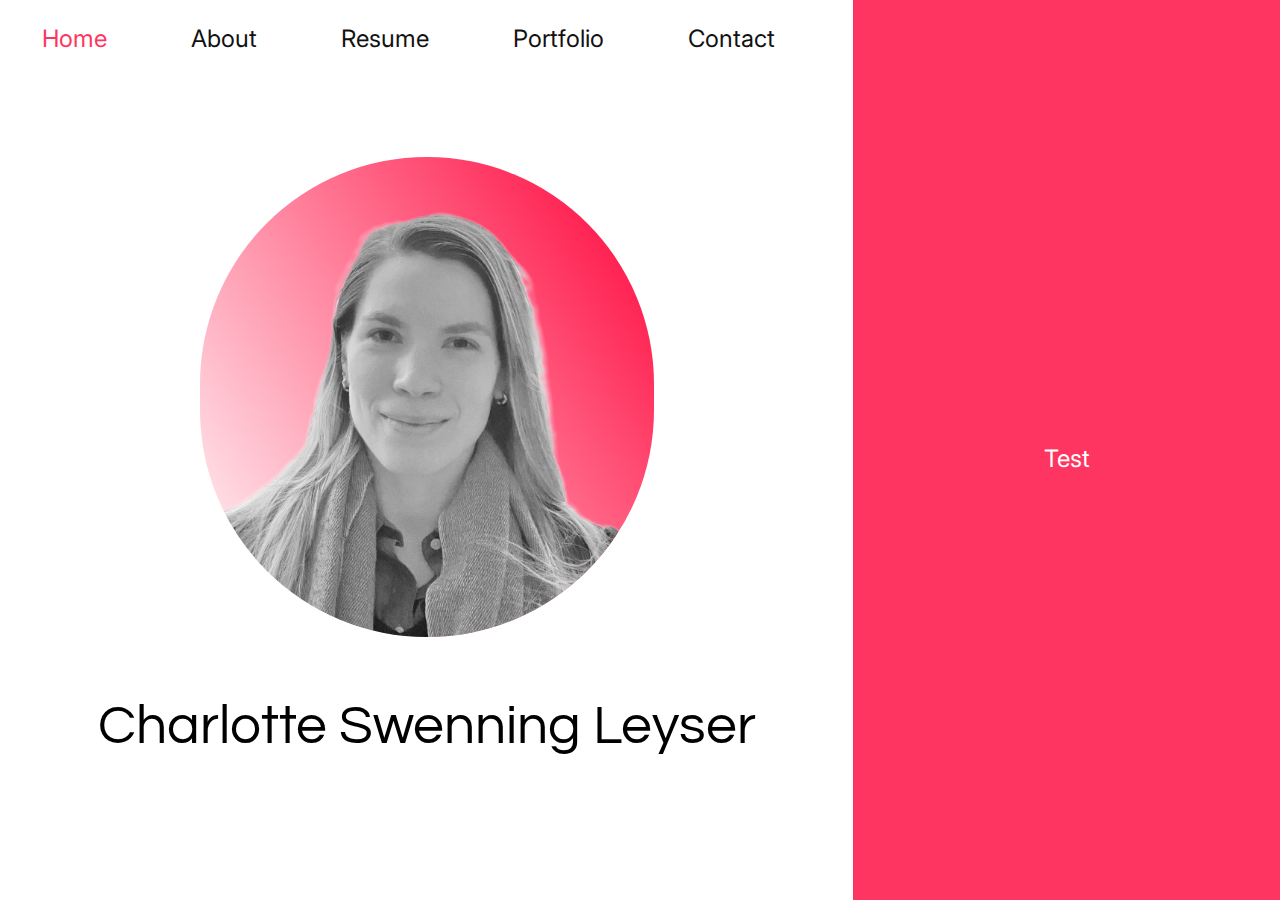
<file: index.html>
<!DOCTYPE html>
<html lang="en">
   <head>
      <meta charset="UTF-8" />
      <meta name="viewport" content="width=device-width, initial-scale=1.0" />
      <title>Charlotte's Portfolio</title>
      <link rel="stylesheet" href="./styles/style.css" />
      <link
         rel="stylesheet"
         href="https://cdnjs.cloudflare.com/ajax/libs/font-awesome/6.5.1/css/all.min.css"
         integrity="sha512-DTOQO9RWCH3ppGqcWaEA1BIZOC6xxalwEsw9c2QQeAIftl+Vegovlnee1c9QX4TctnWMn13TZye+giMm8e2LwA=="
         crossorigin="anonymous"
         referrerpolicy="no-referrer"
      />
      <link rel="preconnect" href="https://fonts.googleapis.com" />
      <link rel="preconnect" href="https://fonts.gstatic.com" crossorigin />
      <link
         href="https://fonts.googleapis.com/css2?family=Inter:wght@100..900&display=swap"
         rel="stylesheet"
      />
      <link rel="preconnect" href="https://fonts.googleapis.com" />
      <link rel="preconnect" href="https://fonts.gstatic.com" crossorigin />
      <link
         href="https://fonts.googleapis.com/css2?family=Questrial&display=swap"
         rel="stylesheet"
      />
   </head>
   <body>
      <div class="container">
         <header class="grid-header">
            <nav>
               <input type="checkbox" id="nav-toggle" />
               <ul id="navigation">
                  <li><a id="current-page" href="index.html">Home</a></li>
                  <li><a href="./pages/about.html">About</a></li>
                  <li><a href="./pages/resume.html">Resume</a></li>
                  <li><a href="./pages/projects.html">Portfolio</a></li>
                  <li><a href="./pages/contact.html">Contact</a></li>
               </ul>
            </nav>
            <div id="ham-menu">
               <label for="nav-toggle">
                  <i class="fa-solid fa-bars"></i>
               </label>
            </div>
         </header>

         <main class="grid-main">
            <div id="main-flex">
               <img
                  id="main-flex-img"
                  src="./img/IMG_4621 test2.png"
                  alt="Headshot of Charlotte Swenning Leyser"
               />
               <h1 class="main-heading">Charlotte Swenning Leyser</h1>
            </div>
         </main>
         <aside class="grid-aside">
            <button class="header-button">Here I am!</button>
            <div id="aside-flex">
               <div id="aside-flex-content">Test</div>
            </div>
         </aside>

         <footer class="grid-footer">
            <a href="https://github.com/chasweley/"
               ><i class="fa-brands fa-github"></i
            ></a>
            <a href="https://se.linkedin.com/in/charlotte-swenning-leyser"
               ><i class="fa-brands fa-linkedin"></i
            ></a>
         </footer>
      </div>
   </body>
   <script src="./scripts/script.js"></script>
</html>
</file>
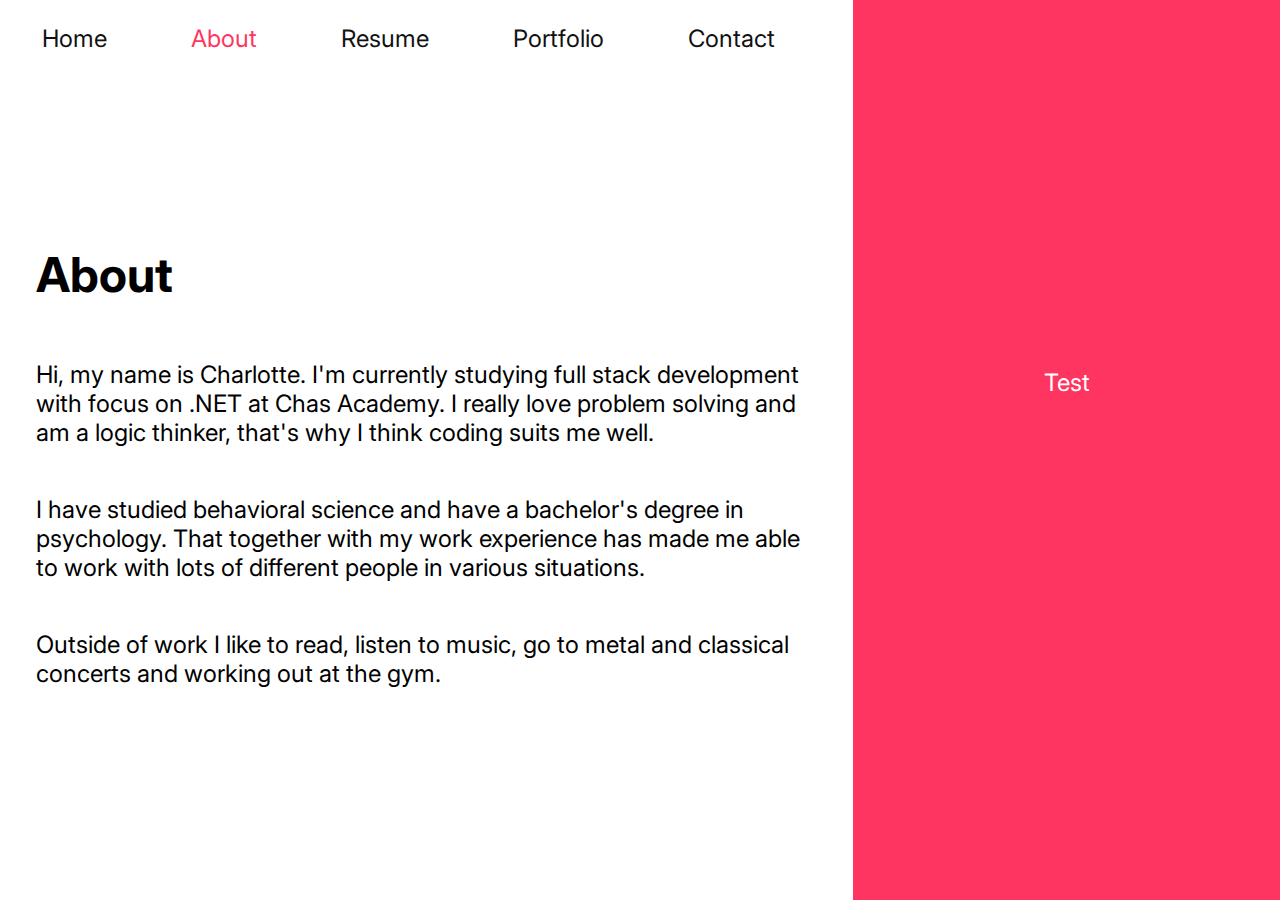
<file: pages/about.html>
<!DOCTYPE html>
<html lang="en">
   <head>
      <meta charset="UTF-8" />
      <meta name="viewport" content="width=device-width, initial-scale=1.0" />
      <title>About - Charlotte's Portfolio</title>
      <link rel="stylesheet" href="../styles/style.css" />
      <link
         rel="stylesheet"
         href="https://cdnjs.cloudflare.com/ajax/libs/font-awesome/6.5.1/css/all.min.css"
         integrity="sha512-DTOQO9RWCH3ppGqcWaEA1BIZOC6xxalwEsw9c2QQeAIftl+Vegovlnee1c9QX4TctnWMn13TZye+giMm8e2LwA=="
         crossorigin="anonymous"
         referrerpolicy="no-referrer"
      />
      <link rel="preconnect" href="https://fonts.googleapis.com" />
      <link rel="preconnect" href="https://fonts.gstatic.com" crossorigin />
      <link
         href="https://fonts.googleapis.com/css2?family=Inter:wght@100..900&display=swap"
         rel="stylesheet"
      />
   </head>
   <body>
      <div class="container">
         <header class="grid-header">
            <nav>
               <input type="checkbox" id="nav-toggle" />
               <ul id="navigation">
                  <li><a href="../index.html">Home</a></li>
                  <li><a id="current-page" href="./about.html">About</a></li>
                  <li><a href="./resume.html">Resume</a></li>
                  <li><a href="./projects.html">Portfolio</a></li>
                  <li><a href="./contact.html">Contact</a></li>
               </ul>
            </nav>
            <div id="ham-menu">
               <label for="nav-toggle">
                  <i class="fa-solid fa-bars"></i>
               </label>
            </div>
         </header>
         <main class="grid-main">
            <section class="page-content">
               <h1>About</h1>
               <p>
                  Hi, my name is Charlotte. I'm currently studying full stack
                  development with focus on .NET at Chas Academy. I really love
                  problem solving and am a logic thinker, that's why I think
                  coding suits me well.
               </p>
               <p>
                  I have studied behavioral science and have a bachelor's degree
                  in psychology. That together with my work experience has made
                  me able to work with lots of different people in various
                  situations.
               </p>
               <p>
                  Outside of work I like to read, listen to music, go to metal
                  and classical concerts and working out at the gym.
               </p>
            </section>
         </main>
         <aside class="grid-aside">
            <div id="aside-flex">
               <div id="aside-flex-content">
                  <ul class="aside-content">
                     <li>Test</li>
                  </ul>
               </div>
            </div>
         </aside>
         <footer class="grid-footer">
            <a href="https://github.com/chasweley/"
               ><i class="fa-brands fa-github"></i
            ></a>
            <a href="https://se.linkedin.com/in/charlotte-swenning-leyser"
               ><i class="fa-brands fa-linkedin"></i
            ></a>
         </footer>
      </div>
   </body>
</html>
</file>
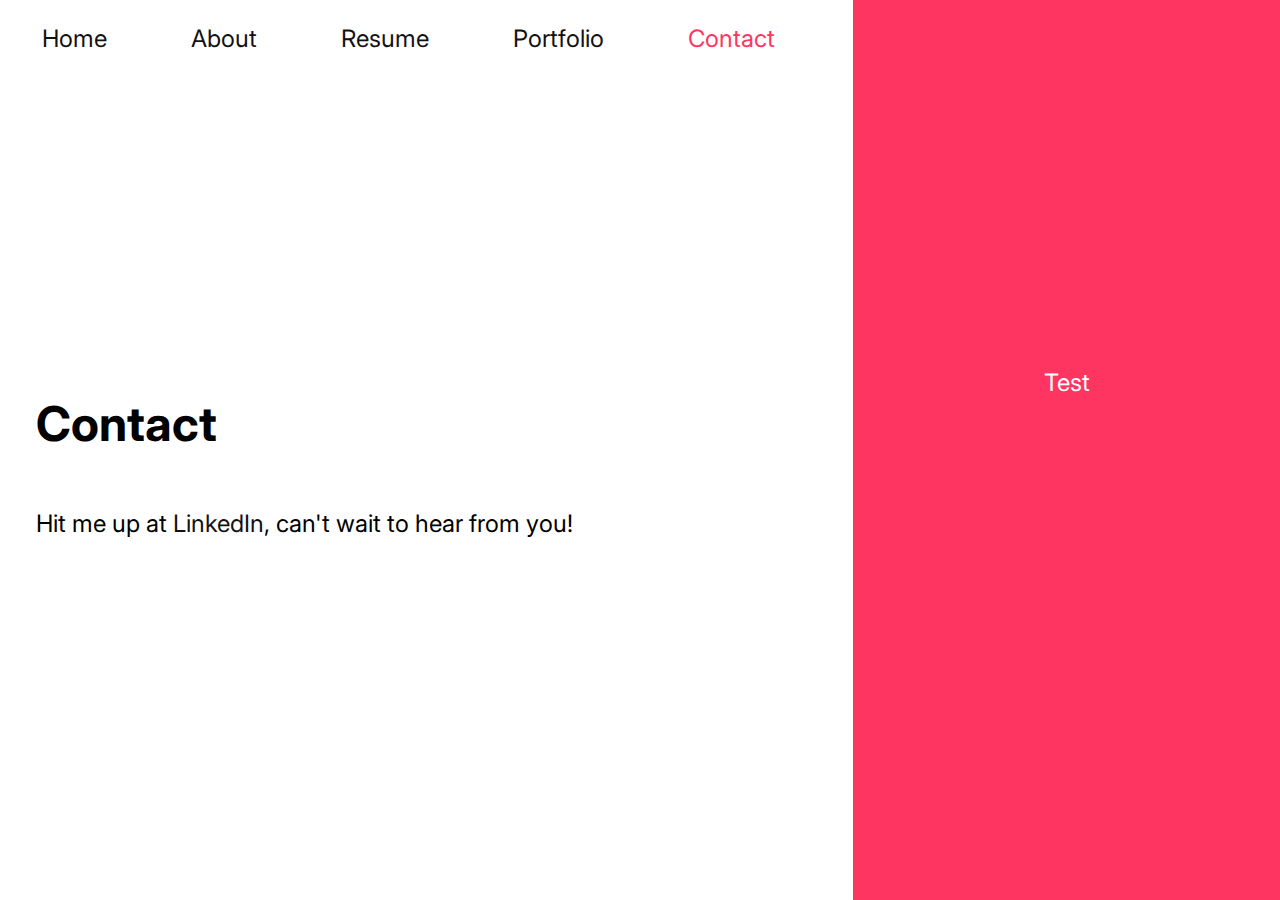
<file: pages/contact.html>
<!DOCTYPE html>
<html lang="en">
   <head>
      <meta charset="UTF-8" />
      <meta name="viewport" content="width=device-width, initial-scale=1.0" />
      <title>Contact - Charlotte's Portfolio</title>
      <link rel="stylesheet" href="../styles/style.css" />
      <link
         rel="stylesheet"
         href="https://cdnjs.cloudflare.com/ajax/libs/font-awesome/6.5.1/css/all.min.css"
         integrity="sha512-DTOQO9RWCH3ppGqcWaEA1BIZOC6xxalwEsw9c2QQeAIftl+Vegovlnee1c9QX4TctnWMn13TZye+giMm8e2LwA=="
         crossorigin="anonymous"
         referrerpolicy="no-referrer"
      />
      <link rel="preconnect" href="https://fonts.googleapis.com" />
      <link rel="preconnect" href="https://fonts.gstatic.com" crossorigin />
      <link
         href="https://fonts.googleapis.com/css2?family=Inter:wght@100..900&display=swap"
         rel="stylesheet"
      />
   </head>
   <body>
      <div class="container">
         <header class="grid-header">
            <nav>
               <input type="checkbox" id="nav-toggle" />
               <ul id="navigation">
                  <li><a href="../index.html">Home</a></li>
                  <li><a href="./about.html">About</a></li>
                  <li><a href="./resume.html">Resume</a></li>
                  <li><a href="./projects.html">Portfolio</a></li>
                  <li>
                     <a id="current-page" href="./contact.html">Contact</a>
                  </li>
               </ul>
            </nav>
            <div id="ham-menu">
               <label for="nav-toggle">
                  <i class="fa-solid fa-bars"></i>
               </label>
            </div>
         </header>
         <main class="grid-main">
            <section class="page-content">
               <h1>Contact</h1>
               <p>
                  Hit me up at
                  <a href="https://se.linkedin.com/in/charlotte-swenning-leyser"
                     >LinkedIn</a
                  >, can't wait to hear from you!
               </p>
            </section>
         </main>
         <aside class="grid-aside">
            <div id="aside-flex">
               <div id="aside-flex-content">
                  <ul class="aside-content">
                     <li>Test</li>
                  </ul>
               </div>
            </div>
         </aside>
         <footer class="grid-footer">
            <a href="https://github.com/chasweley/"
               ><i class="fa-brands fa-github"></i
            ></a>
            <a href="https://se.linkedin.com/in/charlotte-swenning-leyser"
               ><i class="fa-brands fa-linkedin"></i
            ></a>
         </footer>
      </div>
   </body>
</html>
</file>
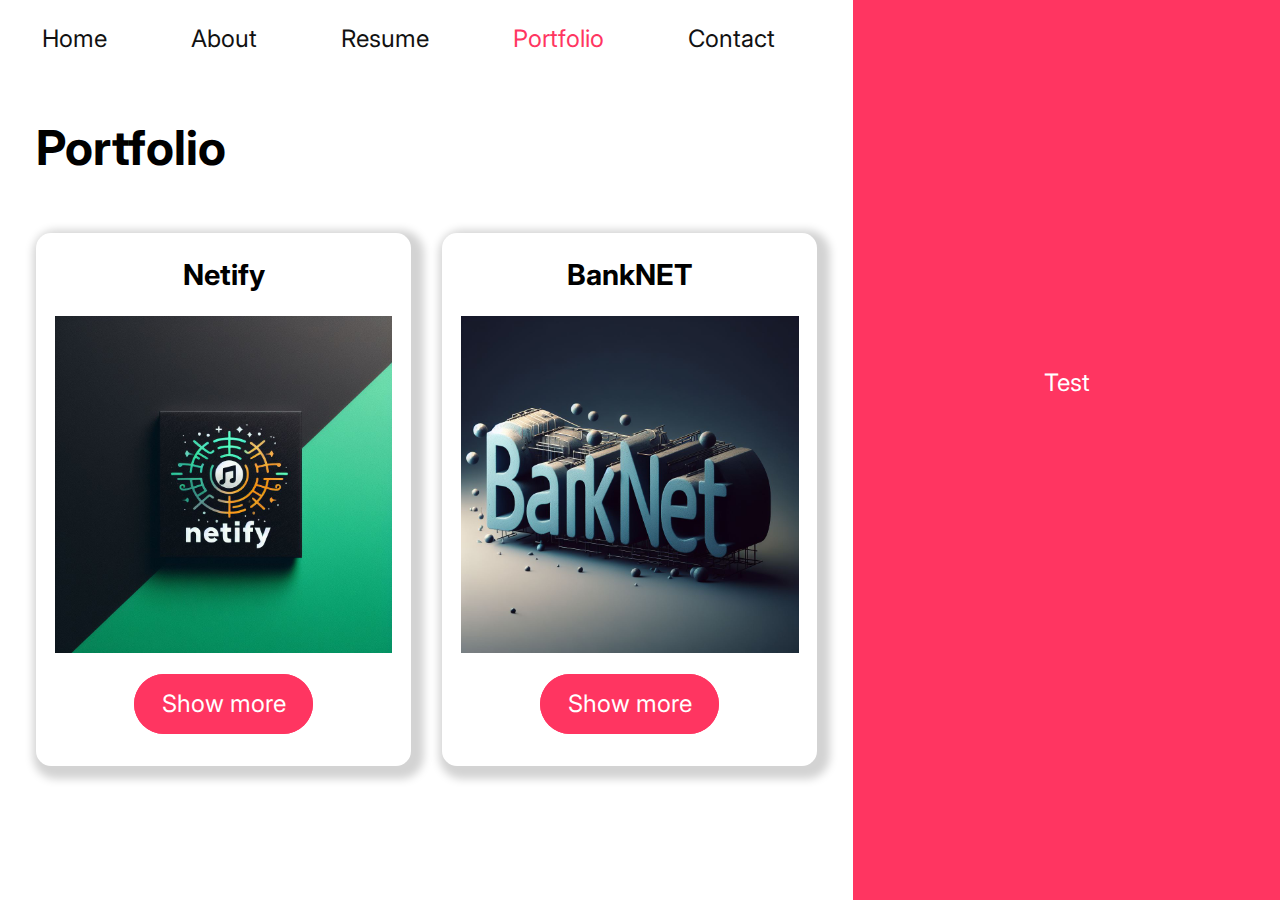
<file: pages/projects.html>
<!DOCTYPE html>
<html lang="en">
   <head>
      <meta charset="UTF-8" />
      <meta name="viewport" content="width=device-width, initial-scale=1.0" />
      <title>Portfolio - Charlotte's Portfolio</title>
      <link rel="stylesheet" href="../styles/style.css" />
      <link
         rel="stylesheet"
         href="https://cdnjs.cloudflare.com/ajax/libs/font-awesome/6.5.1/css/all.min.css"
         integrity="sha512-DTOQO9RWCH3ppGqcWaEA1BIZOC6xxalwEsw9c2QQeAIftl+Vegovlnee1c9QX4TctnWMn13TZye+giMm8e2LwA=="
         crossorigin="anonymous"
         referrerpolicy="no-referrer"
      />
      <link rel="preconnect" href="https://fonts.googleapis.com" />
      <link rel="preconnect" href="https://fonts.gstatic.com" crossorigin />
      <link
         href="https://fonts.googleapis.com/css2?family=Inter:wght@100..900&display=swap"
         rel="stylesheet"
      />
   </head>
   <body>
      <div class="container">
         <header class="grid-header">
            <nav>
               <input type="checkbox" id="nav-toggle" />
               <ul id="navigation">
                  <li><a href="../index.html">Home</a></li>
                  <li><a href="./about.html">About</a></li>
                  <li><a href="./resume.html">Resume</a></li>
                  <li>
                     <a id="current-page" href="./projects.html">Portfolio</a>
                  </li>
                  <li><a href="./contact.html">Contact</a></li>
               </ul>
            </nav>
            <div id="ham-menu">
               <label for="nav-toggle">
                  <i class="fa-solid fa-bars"></i>
               </label>
            </div>
         </header>
         <main class="grid-main">
            <div class="page-content">
               <h1>Portfolio</h1>
               <ul class="ul-portfolio">
                  <li class="project-card">
                     <h2>Netify</h2>
                     <img
                        class="img-portfolio"
                        src="../img/Netify.jpg"
                        alt="Netify logotype"
                     />
                     <div class="div-show-more">
                        <label class="show-more-button" for="show-more-toggle-n"
                           >Show more</label
                        >
                        <input type="checkbox" id="show-more-toggle-n" />
                        <div class="more-info-modal">
                           <h2>Netify</h2>
                           <p>
                              Lorem ipsum dolor sit amet consectetur adipisicing
                              elit. Facilis recusandae quia quibusdam labore
                              excepturi fugit laboriosam aliquid adipisci
                              necessitatibus, dolore eos, ipsam obcaecati
                              similique nam incidunt eveniet fugiat culpa ut.
                           </p>
                           <a href="https://github.com/HjalmarStranninge/Netify"
                              >Link to github repo
                              <i class="fa-brands fa-github"></i
                           ></a>
                           <br />
                           <br />
                           <label
                              class="show-more-button"
                              for="show-more-toggle-n"
                              >Close</label
                           >
                        </div>
                     </div>
                  </li>
                  <li class="project-card">
                     <h2>BankNET</h2>
                     <img
                        class="img-portfolio"
                        src="../img/BankNET.jpg"
                        alt="BankNET logotype"
                     />
                     <div class="div-show-more">
                        <label
                           class="show-more-button"
                           for="show-more-toggle-bn"
                           >Show more</label
                        >
                        <input type="checkbox" id="show-more-toggle-bn" />

                        <div class="more-info-modal">
                           <h2>BankNET</h2>
                           <p>
                              Lorem ipsum dolor sit amet consectetur adipisicing
                              elit. Facilis recusandae quia quibusdam labore
                              excepturi fugit laboriosam aliquid adipisci
                              necessitatibus, dolore eos, ipsam obcaecati
                              similique nam incidunt eveniet fugiat culpa ut.
                           </p>
                           <a
                              href="https://github.com/HjalmarStranninge/BankNET"
                              >Link to github repo
                              <i class="fa-brands fa-github"></i
                           ></a>
                           <br />
                           <br />
                           <label
                              class="show-more-button"
                              for="show-more-toggle-bn"
                              >Close</label
                           >
                        </div>
                     </div>
                  </li>
               </ul>
            </div>
         </main>
         <aside class="grid-aside">
            <div id="aside-flex">
               <div id="aside-flex-content">
                  <ul class="aside-content">
                     <li>Test</li>
                  </ul>
               </div>
            </div>
         </aside>
         <footer class="grid-footer">
            <a href="https://github.com/chasweley/"
               ><i class="fa-brands fa-github"></i
            ></a>
            <a href="https://se.linkedin.com/in/charlotte-swenning-leyser"
               ><i class="fa-brands fa-linkedin"></i
            ></a>
         </footer>
      </div>
   </body>
</html>
</file>
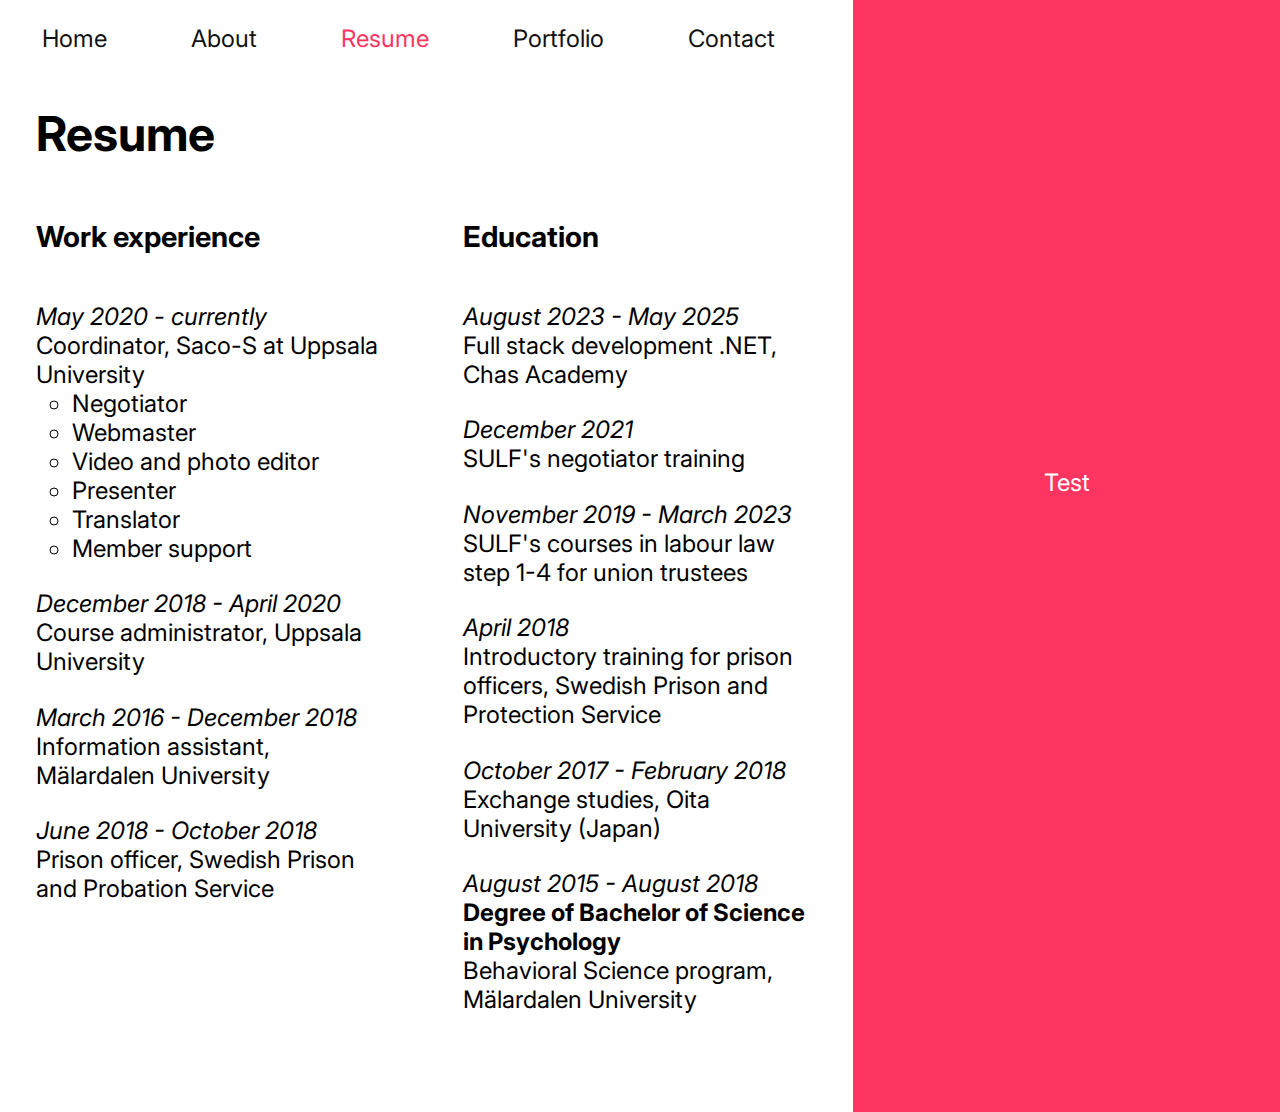
<file: pages/resume.html>
<!DOCTYPE html>
<html lang="en">
   <head>
      <meta charset="UTF-8" />
      <meta name="viewport" content="width=device-width, initial-scale=1.0" />
      <title>Resume - Charlotte's Portfolio</title>
      <link rel="stylesheet" href="../styles/style.css" />
      <link
         rel="stylesheet"
         href="https://cdnjs.cloudflare.com/ajax/libs/font-awesome/6.5.1/css/all.min.css"
         integrity="sha512-DTOQO9RWCH3ppGqcWaEA1BIZOC6xxalwEsw9c2QQeAIftl+Vegovlnee1c9QX4TctnWMn13TZye+giMm8e2LwA=="
         crossorigin="anonymous"
         referrerpolicy="no-referrer"
      />
      <link rel="preconnect" href="https://fonts.googleapis.com" />
      <link rel="preconnect" href="https://fonts.gstatic.com" crossorigin />
      <link
         href="https://fonts.googleapis.com/css2?family=Inter:wght@100..900&display=swap"
         rel="stylesheet"
      />
   </head>
   <body>
      <div class="container">
         <header class="grid-header">
            <nav>
               <input type="checkbox" id="nav-toggle" />
               <ul id="navigation">
                  <li><a href="../index.html">Home</a></li>
                  <li><a href="./about.html">About</a></li>
                  <li><a id="current-page" href="./resume.html">Resume</a></li>
                  <li><a href="./projects.html">Portfolio</a></li>
                  <li><a href="./contact.html">Contact</a></li>
               </ul>
            </nav>
            <div id="ham-menu">
               <label for="nav-toggle">
                  <i class="fa-solid fa-bars"></i>
               </label>
            </div>
         </header>
         <main class="grid-main">
            <div class="page-content">
               <h1>Resume</h1>
               <div class="div-resume">
                  <section class="resume-card">
                     <h2>Work experience</h2>
                     <ol class="ol-resume">
                        <li class="li-resume">
                           <span class="cursive">May 2020 - currently</span>
                           <br />Coordinator, Saco-S at Uppsala University<br />
                           <ul>
                              <li>Negotiator</li>
                              <li>Webmaster</li>
                              <li>Video and photo editor</li>
                              <li>Presenter</li>
                              <li>Translator</li>
                              <li>Member support</li>
                           </ul>
                        </li>
                        <li class="li-resume">
                           <span class="cursive"
                              >December 2018 - April 2020</span
                           >
                           <br />Course administrator, Uppsala University
                        </li>
                        <li class="li-resume">
                           <span class="cursive"
                              >March 2016 - December 2018</span
                           >
                           <br />Information assistant, Mälardalen University
                        </li>
                        <li class="li-resume">
                           <span class="cursive">June 2018 - October 2018</span>
                           <br />Prison officer, Swedish Prison and Probation
                           Service
                        </li>
                     </ol>
                  </section>
                  <section class="resume-card">
                     <h2>Education</h2>
                     <ol class="ol-resume">
                        <li class="li-resume">
                           <span class="cursive">August 2023 - May 2025</span>
                           <br />Full stack development .NET, Chas Academy
                        </li>
                        <li class="li-resume">
                           <span class="cursive">December 2021</span>
                           <br />SULF's negotiator training
                        </li>
                        <li class="li-resume">
                           <span class="cursive"
                              >November 2019 - March 2023</span
                           >
                           <br />SULF's courses in labour law step 1-4 for union
                           trustees
                        </li>
                        <li class="li-resume">
                           <span class="cursive">April 2018</span>
                           <br />Introductory training for prison officers,
                           Swedish Prison and Protection Service
                        </li>
                        <li class="li-resume">
                           <span class="cursive"
                              >October 2017 - February 2018</span
                           >
                           <br />Exchange studies, Oita University (Japan)
                        </li>
                        <li class="li-resume">
                           <span class="cursive"
                              >August 2015 - August 2018</span
                           >
                           <br /><span class="bold"
                              >Degree of Bachelor of Science in Psychology</span
                           >
                           <br />Behavioral Science program, Mälardalen
                           University
                        </li>
                     </ol>
                  </section>
               </div>
            </div>
         </main>
         <aside class="grid-aside">
            <div id="aside-flex">
               <div id="aside-flex-content">
                  <ul class="aside-content">
                     <li>Test</li>
                  </ul>
               </div>
            </div>
         </aside>
         <footer class="grid-footer">
            <a href="https://github.com/chasweley/"
               ><i class="fa-brands fa-github"></i
            ></a>
            <a href="https://se.linkedin.com/in/charlotte-swenning-leyser"
               ><i class="fa-brands fa-linkedin"></i
            ></a>
         </footer>
      </div>
   </body>
</html>
</file>
<file: styles/style.css>
:root {
   --main-color: rgb(17, 17, 17);
   --secondary-color: rgb(255, 53, 97);
   --secondary-color-darker: rgb(209, 8, 52);
   --background-color: rgb(255, 255, 255);
}

* {
   font-size: 24px;
   font-family: 'Inter', sans-serif;
}

body {
   margin: 0;
}

h1 {
   font-size: 2rem;
}

h2 {
   font-size: 1.2rem;
}

h1,
h2,
p,
footer,
ol,
ul {
   padding-left: 1.5rem;
   padding-right: 1.5rem;
}

.cursive {
   font-style: italic;
}

.bold {
   font-weight: 700;
}

.main-heading {
   font-family: "Questrial", sans-serif;
   font-size: 2.3rem;
   font-weight: 500;
   padding-top: 1rem;
}

/*Container for all content on page*/
.container {
   height: 100vh;
   display: grid;
   grid-template-columns: 2fr 1fr;
   grid-template-rows: 3em 1fr 2em;
}

/*Grid for placement of navigation*/
.container header.grid-header {
   grid-column-start: 1;
   grid-column-end: 2;
   height: min-content;
   background-color: var(--background-color);
}

/*Grid for main content area*/
.container main.grid-main {
   grid-row-start: 2;
   grid-column-start: 1;
   grid-column-end: 2;
   background-color: var(--background-color);
}

/*Grid for pink side column*/
.container aside.grid-aside {
   grid-row-start: 1;
   grid-row-end: 4;
   grid-column-start: 2;
   background-color: var(--secondary-color);
}

/*Grid for footer*/
.container footer.grid-footer {
   grid-column-start: 1;
   grid-column-end: 3;
   grid-row-start: 3;
   height: 2rem;
}

/*To change grid look for smaller screen*/
@media screen and (max-width: 600px) {
   .container {
      height: 100vh;
      display: grid;
      grid-template-columns: 1fr;
      grid-template-rows: 5rem max-content 2rem;
   }
   .container header.grid-header {
      grid-column-start: 1;
      grid-row-start: 1;
      height: 3em;
      background-color: rgb(255, 255, 255);
   }
   .container main.grid-main {
      grid-row-start: 2;
      grid-column-start: 1;
      grid-column-end: 1;
      min-height: calc(100vh - 3em - 2em);
      background-color: var(--background-color);
   }
   .container aside.grid-aside {
      display: none;
   }
   .container footer.grid-footer {
      grid-row-start: 4;
      grid-row-end: 4;
      grid-column-start: 1;
      grid-column-end: 3;
      height: 2rem;
   }
}

/*To get nicer look for print out*/
@media print {
   .container {
      height: 100vh;
      display: grid;
      grid-template-columns: 1fr;
      grid-template-rows: 3rem max-content 2rem;
   }
   .container header.grid-header {
      grid-column-start: 1;
      grid-row-start: 1;
      height: 3rem;
      background-color: var(--background-color);
   }
   .container main.grid-main {
      grid-row-start: 2;
      grid-column-start: 1;
      grid-column-end: 1;
      background-color: var(--background-color);
   }
   .container aside.grid-aside {
      grid-row-start: 3;
      grid-column-start: 1;
      background-color: var(--background-color);
   }
   .container footer.grid-footer {
      grid-row-start: 4;
      grid-column-start: 1;
      height: 2rem;
   }
   .header-button {
      display: none;
   }
}

/*Id for structure of the navivation menu*/
#navigation {
   display: flex;
   flex-direction: row;
   justify-content: space-around;
   padding-left: 0;
   list-style-type: none;
   border-radius: 0 0 0 0;
}

/*Id for checkbox main navigation menu*/
#nav-toggle {
   display: none;
}

/*To show hamburger menu instead when regular menu becomes almost squished*/
@media screen and (max-width: 900px) {
   #ham-menu {
      display: block;
      position: fixed;
      right: 1rem;
      top: 1rem;
      z-index: 1;
   }
   /*Look for drop down menu*/
   #navigation {
      flex-direction: column;
      position: fixed;
      z-index: 1;
      left: 0;
      right: 0;
      top: 0;
      bottom: 100%;
      text-align: center;
      background-color: var(--background-color);
      overflow: hidden;
      margin-top: 0;
      transition: all 0.5s;
   }
   /*Look for drop down menu when hamburger menu is checked*/
   #nav-toggle:checked ~ #navigation{
      background-color: var(--background-color);
      bottom: 50%;
      padding-top: 0.5rem;
      padding: 0.5rem;
   }
}

/*When screen becomes smaller and pink side column dissapears,
hamburger-menu becomes pink*/
@media screen and (max-width: 600px) {
   .fa-solid, fa-bars {
      color: var(--secondary-color);
   }
}

/*Look for a normal, unvisited link*/
a:link {
   color: var(--main-color);
   text-decoration: none;
   font-size: 1rem;
}

/*Look for a link the user has visited*/
a:visited {
   color: var(--main-color);
}

/*Look for a link when the user mouses over it*/
a:hover {
   color: var(--secondary-color);
   text-underline-offset: 0.2rem;
   text-decoration: underline var(--secondary-color);
}

/* Look for a link the moment it is clicked */
a:active {
   color: var(--secondary-color-darker);
   text-underline-offset: 0.2rem;
   text-decoration: underline var(--secondary-color-darker);
}

/*Look for a link in menu when you are on that page*/
#current-page {
   color: var(--secondary-color);
}

/*Main content area for start page to center the image*/
#main-flex {
   display: flex;
   flex-direction: column;
   justify-content: center;
   align-items: center;
   height: 100%;
   width: 100%;
}

/*Styling for the image on the home page*/
#main-flex-img {
   margin-top: 1rem;
   height: 20rem;
   background: rgb(255, 255, 255);
   background: linear-gradient(
      56deg,
      rgba(255, 255, 255, 0) 0%,
      rgba(255, 0, 55, 1) 100%
   );
   border-radius: 999999rem;
}

/*Make image on home page smaller with smaller screen*/
@media screen and (max-width: 900px) {
   #main-flex-img {
      height: 10rem;
   }
}

/*Center content in the pink side column*/
#aside-flex {
   display: flex;
   justify-content: center;
   align-items: center;
   height: 95%;
   width: 100%;
}

/*Id for the content in the pink side column*/
#aside-flex-content {
   height: min-content;
   width: min-content;
   color: var(--background-color);
   font-size: 1rem;
}

/*Class for the general look when displaying a page and it's content*/
.page-content {
   display: flex;
   flex-direction: column;
   height: 100%;
   justify-content: center;
}

/*Class for the secret easter egg button*/
.header-button {
   color: var(--secondary-color);
   background-color: var(--secondary-color);
   border: none;
}

/*Class for text that appears in the pink side column*/
.aside-content {
   display: flex;
   flex-direction: column;
   justify-content: space-between;
   height: 5rem;
   list-style-type: none;
}

/*For lists on different pages*/
.ol-resume,
.ul-portfolio {
   list-style-type: none;
}

.li-resume {
   margin-bottom: 1.1rem;
}

/*To change display of resume depending on screen width,
if screen is larger than 900px, info is presented in two columns*/
@media screen and (min-width: 900px) {
   .resume-card {
      display: flex;
      flex-direction: column;
      width: 50%;
   }

   .div-resume {
      display: flex;
      flex-wrap: wrap;
      justify-content: space-between;
   }
}

/*Classes to make the "cards" in the portfolio present next to each other nicely*/
.ul-portfolio {
   display: flex;
   flex-wrap: wrap;
   justify-content: space-between;
}

.img-portfolio {
   max-width: 90%;
}

.project-card {
   display: flex;
   flex-direction: column;
   margin-bottom: 2rem;
   width: 48%;
   border-radius: 15px;
   align-items: center;
   box-shadow: 5px 5px 8px 8px lightgray;
}

/*When screen becomes smaller display cards in a column instead*/
@media screen and (max-width: 900px) {
   .ul-portfolio {
      flex-direction: column;
   }

   .project-card {
      width: 100%;
   }
}

/*Id for the show more checkboxes in the portfolio*/
#show-more-toggle-n, #show-more-toggle-bn {
   display: none;
}

/*Class to get space around the button in the card*/
.div-show-more {
   margin-top: 1.5rem;
   margin-bottom: 2rem;
}

/*Class for the look of the modal popup*/
.more-info-modal {
   position: fixed;
   top: 50%;
   left: 50%;
   transform: translateX(-50%) translateY(-50%);
   text-align: center;
   background-color: var(--background-color);
   padding-bottom: 1.5rem;
   border-radius: 15px;
   border: 1px solid lightgray;
}

/*Class for the look of the actual show more button*/
.show-more-button {
   background-color: var(--secondary-color);
   color: white;
   border-radius: 40px;
   padding-top: 0.6rem;
   padding-bottom: 0.6rem;
   padding-left: 1.1rem;
   padding-right: 1.1rem;
   border: 1px solid var(--secondary-color);
}

/*To make the modal invisible when button not checked*/
#show-more-toggle-n:not(:checked) ~ .more-info-modal {
   display: none;
}

#show-more-toggle-bn:not(:checked) ~ .more-info-modal {
   display: none;
}
</file>
